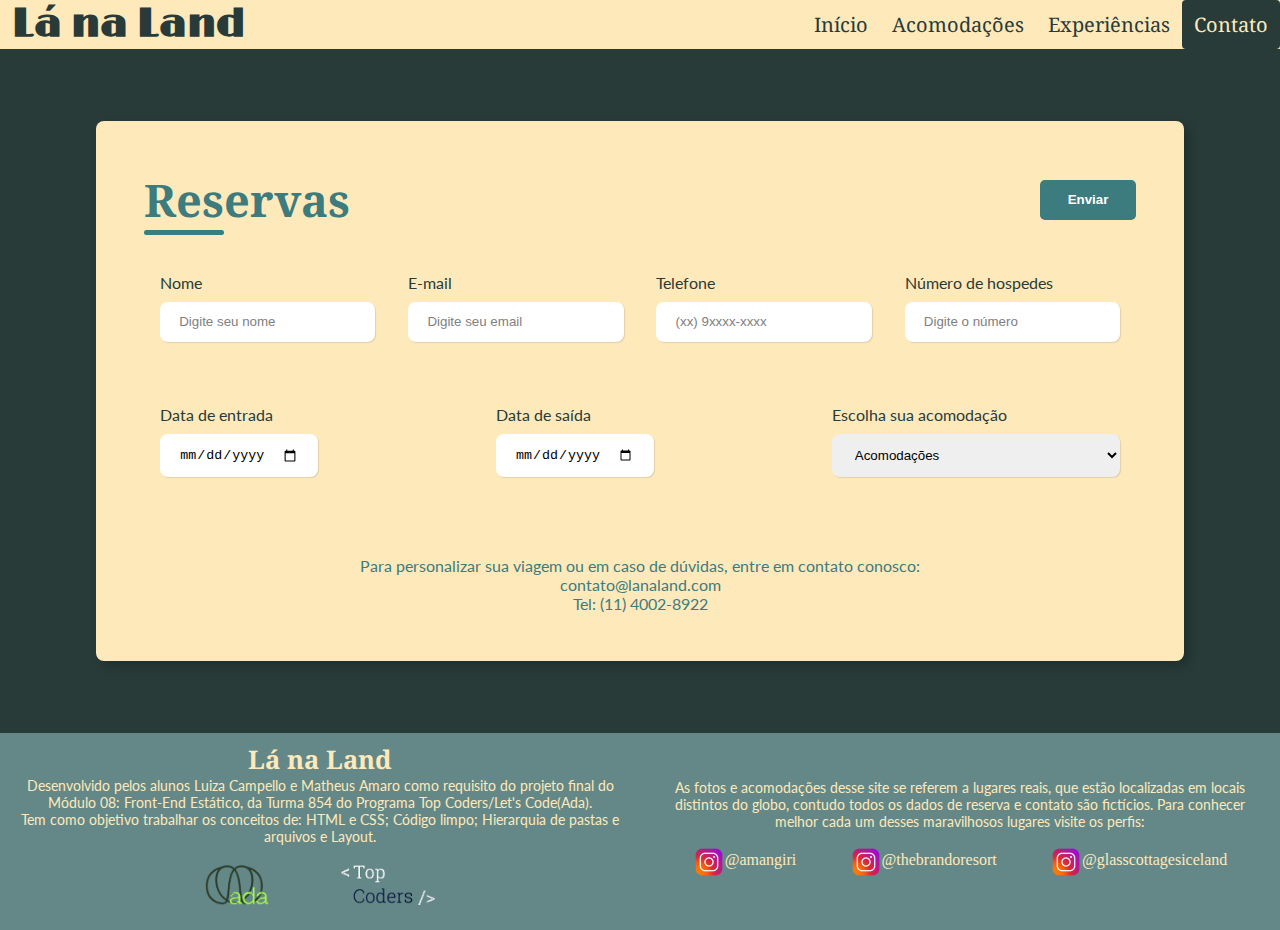
<file: contact.html>
<!DOCTYPE html>
<html lang="pt-br">
<head>
    <meta charset="UTF-8">
    <meta name="viewport" content="width=device-width, initial-scale=1.0">
    <link rel = "icon" type="image/x-icon" href="./img/shared/airplaneIcon.ico" >
    <link rel = "stylesheet" type = "text/css" href = "./css/sharedStyle.css" />
    <link rel = "stylesheet" type = "text/css" href = "./css/headerStyle.css" /> 
    <link rel = "stylesheet" type = "text/css" href = "./css/footerStyle.css" />
    <link rel = "stylesheet" type = "text/css" href = "./css/buttonStyle.css"> 
    <link rel = "stylesheet" type = "text/css" href = "./css/contactStyle.css">      
    <title>Contatos</title>
</head>
<body>
    <header>
        <div class="header">
            <a class="logo" href="./index.html" target="_self" rel="noopener noreferrer">Lá na Land</a>
            <div class="header-right">
              <a href="./index.html">Início</a>
              <a href="./accommodations.html" target="_self" rel="noopener noreferrer">Acomodações</a>
              <a href="./experiences.html" target="_self" rel="noopener noreferrer">Experiências</a>
              <a class="active" href="./contact.html" target="_self" rel="noopener noreferrer">Contato</a>          
        </div>
    </header>

    <main>   
        
        <div class = container>
            <div class = "form">
                <form id = "reservationForm">
                    <div class = "form-header">
                        <div class="Title">
                            <h1>Reservas</h1>
                        </div>
                        <div class="button-box">
                            <button type="submit" class="arrow-button" id="sub" name="send" value="bar">Enviar</button>
                        </div>
                    </div>

                    <div class="input-group">
                        <div class="input-box" id="nome">
                            <label for="name">Nome</label>
                            <input id="name" type="text" name="name" placeholder='Digite seu nome' required><br><br>
                        </div>
                        
                        <div class="input-box" id="email">
                            <label for="email">E-mail</label>
                            <input id="email" type="email" name="email" placeholder='Digite seu email' required><br><br>
                        </div>
                        <div class="input-box" id="telefone">
                            <label for="phone">Telefone</label>
                            <input id="phone" type="tel" name="phone" placeholder='(xx) 9xxxx-xxxx' required><br><br>
                        </div>
                        
                        <div class="input-box" id="nHospedes">
                            <label for="nGuests">Número de hospedes</label>
                            <input id="nGuests" type="number" name="nGuests" min="0" placeholder='Digite o número' oninput="validity.valid||(value='');" required><br><br>
                        </div>

                        <div class="input-box" id="dataEntrada">
                            <label for="data1">Data de entrada</label>
                            <input id="data1" type="date" name="date1"  required><br><br>
                        </div>

                        <div class="input-box" id="dataSaida">
                            <label for="data2">Data de saída</label>
                            <input id="data2" type="date" name="date2" required><br><br>
                        </div>

                        <div class="select-box" id ="acomodacao">
                            <label for="accommodation">Escolha sua acomodação</label>
                            <select id="accommodation" name="accommodation" form="reservationForm">
                                <option value="Default" selected disabled hidden>Acomodações</option>
                                <option value="Personalizada">Personalize minha viagem</option>
                                <option value="Amangiri">Amangiri - Estados Unidos</option>
                                <option value="Brando Hotel">The Brando Hotel - Polinêsia Francesa</option>
                                <option value="Glass Cottage">Glass Cottage - Islândia</option>
                            </select>
                        </div>                        
                    </div>                   

                </form>

                <div class="duvidas">
                    <p>Para personalizar sua viagem ou em caso de dúvidas, entre em contato conosco:</p>                  
                    <p><a href="mailto:contato@lanaland.com" target="_blank">contato@lanaland.com</a></p>
                    <p>Tel: (11) 4002-8922</p>
                </div>
            </div>

            <script src="./js/contactForm.js"></script>

        </div>


    </main>


    <footer>

        <div class = "footer-left">
            <a href="index.html" target="_self"><h1 class="logofooter">Lá na Land</h1></a>
            
            <p class  = "pfooter" >Desenvolvido pelos alunos 
                <a class = "afooter" href = "https://github.com/luizacampello" target="_blank">Luiza Campello</a> e
                <a class = "afooter" href = "https://github.com/MatAmaro" target="_blank">Matheus Amaro</a> 
                como requisito do projeto final do Módulo 08: Front-End Estático, da Turma 854 do Programa Top Coders/Let's Code(Ada).
            </p>
            <p class  = "pfooter">Tem como objetivo trabalhar os conceitos de: HTML e CSS; Código limpo; Hierarquia de pastas e arquivos e Layout. </p>
                
             <ul class="ulfooter" style="width: 50%;">
                <li><a href = "https://letscode.com.br/" target="_blank" style = "margin-right: 5%;"><img src = ".\img\shared\ada.png" style="width: 4em;" ></a></li>
                <li><a href="https://letscode.com.br/processos-seletivos/safra-top-coders" target="_blank"><img src=".\img\shared\TopCodersImage.png" style="width: 6em;"alt="Imagem programa Top Coder's"></a></li>              
            </ul>             
        </div>


        <div class="footer-right">

            <p class = "pfooter" >As fotos e acomodações desse site se referem a lugares reais, que estão localizadas em locais distintos do globo, contudo todos os dados de reserva e contato são fictícios. Para conhecer melhor cada um desses maravilhosos lugares visite os perfis:</p>
                
            <ul class="ulfooter" >
                <li><a class = "afooter" href="https://www.instagram.com/amangiri/" target="_blank"><img class ="imgfooter"src = ".\img\shared\insta.png">@amangiri</a>&emsp;</li>
                <li><a  class = "afooter" href="https://www.instagram.com/thebrandoresort/" target="_blank"><img class ="imgfooter" src = ".\img\shared\insta.png" >@thebrandoresort&emsp;</a></li>
                <li><a class = "afooter" href="https://www.instagram.com/glasscottagesiceland/" target="_blank"><img class ="imgfooter" src = ".\img\shared\insta.png" >@glasscottagesiceland</a></li>
            </ul>
        </div>
     
    </footer>         
        
</body>
</html>
</file>
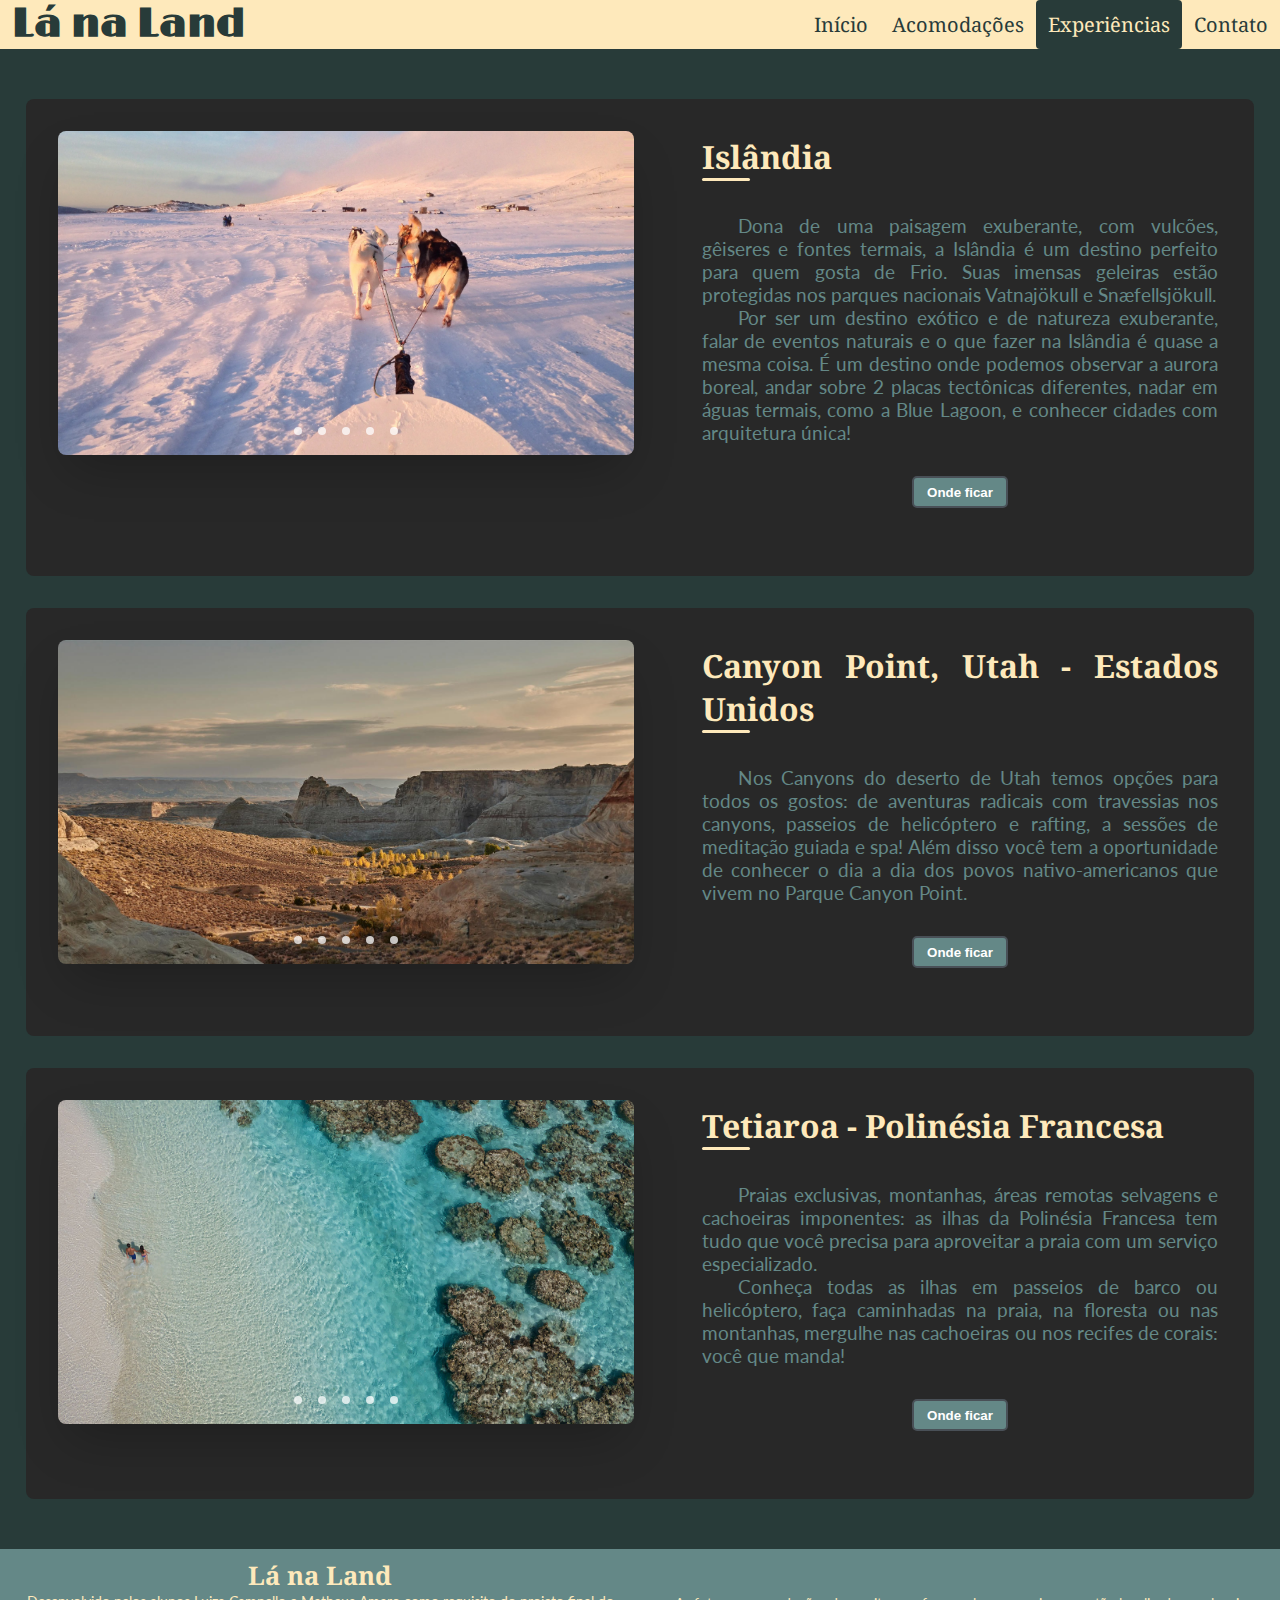
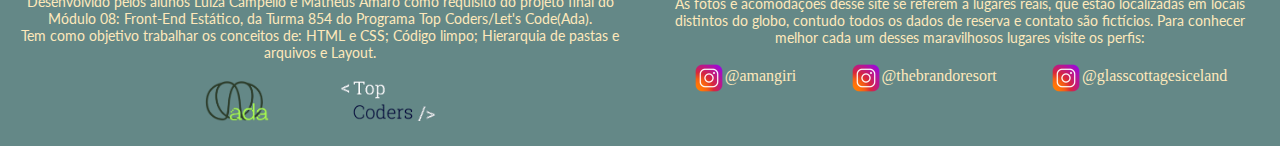
<file: experiences.html>
<!DOCTYPE html>
<html lang="pt-br">
<head>
    <meta charset="UTF-8">
    <meta name="viewport" content="width=device-width, initial-scale=1.0">
    <link rel = "icon" type="image/x-icon" href="./img/shared/airplaneIcon.ico" >
    <link rel = "stylesheet" type = "text/css" href = "./css/sharedStyle.css" />
    <link rel = "stylesheet" type = "text/css" href = "./css/headerStyle.css" /> 
    <link rel = "stylesheet" type = "text/css" href = "./css/footerStyle.css" />
    <link rel = "stylesheet" type = "text/css" href = "./css/experienceStyle.css" />
    <link rel = "stylesheet" type = "text/css" href = "./css/buttonStyle.css" />
    <link rel = "stylesheet" type = "text/css" href = "./css/sliderStyle.css" />

    <title>Experiências</title>
</head>
<body>
    <header>
        <div class="header">
            <a class="logo" href="../index.html" target="_self" rel="noopener noreferrer">Lá na Land</a>
            <div class="header-right">
              <a href="./index.html" target="_self" rel="noopener noreferrer">Início</a>
              <a href="./accommodations.html" target="_self" rel="noopener noreferrer">Acomodações</a>
              <a class="active" href="./experiences.html" target="_self" rel="noopener noreferrer">Experiências</a>
              <a href="./contact.html" target="_self" rel="noopener noreferrer">Contato</a>          
        </div>
    </header>    

    <div class="content">

        <article class = "exp-Box" id="Islandia">
            <div class="imgBox">
                <div class="slider-wrapper">
                    <div class = "slider">                        
                        <img id="isl1" src="./img/experiences/isl1.jpg" />
                        <img id="isl2" src="./img/experiences/isl2.jpg" />                        
                        <img id="isl3" src="./img/experiences/isl3.jpg" />
                        <img id="isl4" src="./img/experiences/isl4.jpg" />
                        <img id="isl5" src="./img/experiences/isl5.jpg" />
                    </div>

                    <div class = "slider-nav">
                        <a href="#isl1"></a>                        
                        <a href="#isl2"></a> 
                        <a href="#isl3"></a>                       
                        <a href="#isl4"></a>
                        <a href="#isl5"></a>
                    </div>
                </div>
            </div>

            <div class="textBox">
                <h1>Islândia</h1>
                <p>
                    Dona de uma paisagem exuberante, com vulcões, gêiseres e fontes termais, a Islândia é um destino perfeito para quem gosta de Frio.
                    Suas imensas geleiras estão protegidas nos parques nacionais Vatnajökull e Snæfellsjökull.  
                </p>
                <p>
                    Por ser um destino exótico e de natureza exuberante, falar de eventos naturais e o que fazer na Islândia é quase a mesma coisa. 
                    É um destino onde podemos observar a aurora boreal, andar sobre 2 placas tectônicas diferentes, nadar em águas termais, como a Blue Lagoon,
                    e conhecer cidades com arquitetura única!  
                </p>

                <div class = "expLinkButton">
                    <a href="./accommodations.html#glass-cottage">
                        <button class="linkButton">Onde ficar</button>
                    </a>
                </div>
            </div>            
        </article>

        <article class = "exp-Box" id="Canyon Point, Utah - Estados Unidos">
            <div class="imgBox">
                <div class="slider-wrapper">
                    <div class = "slider">
                        <img id="aman1" src="./img/experiences/aman1.jpg" />
                        <img id="aman2" src="./img/experiences/aman2.jpg" />
                        <img id="aman3" src="./img/experiences/aman3.jpg" />
                        <img id="aman4" src="./img/experiences/aman4.jpg" />
                        <img id="aman5" src="./img/experiences/aman5.jpg" />
                    </div>

                    <div class = "slider-nav">
                        <a href="#aman1"></a>
                        <a href="#aman2"></a>
                        <a href="#aman3"></a>
                        <a href="#aman4"></a>
                        <a href="#aman5"></a>
                    </div>
                </div>
            </div>

            <div class="textBox">
                <h1>Canyon Point, Utah - Estados Unidos</h1>
                <p> 
                    Nos Canyons do deserto de Utah temos opções para todos os gostos: de aventuras radicais com travessias nos canyons, 
                    passeios de helicóptero e rafting, a sessões de meditação guiada e spa! Além disso você tem a oportunidade de conhecer 
                    o dia a dia dos povos nativo-americanos que vivem no Parque Canyon Point.
                </p>
                <div class = "expLinkButton">
                    <a href="./accommodations.html#amangiri">
                        <button class="linkButton">Onde ficar</button>
                    </a>
                </div>
            </div>            
        </article>

        <article class = "exp-Box" id ="Tetiaroa - Polinésia Francesa">
            <div class="imgBox">
                <div class="slider-wrapper">
                    <div class = "slider">
                        <img id="brando1" src="./img/experiences/brando1.jpg" />
                        <img id="brando2" src="./img/experiences/brando2.jpg" />
                        <img id="brando3" src="./img/experiences/brando3.jpg" />
                        <img id="brando4" src="./img/experiences/brando4.jpg" />
                        <img id="brando5" src="./img/experiences/brando5.jpg" />
                    </div>
                    
                    <div class = "slider-nav">
                        <a href="#brando1"></a>
                        <a href="#brando2"></a>
                        <a href="#brando3"></a>
                        <a href="#brando4"></a>
                        <a href="#brando5"></a>
                    </div>
                </div>
            </div>

            <div class="textBox">
                <h1>Tetiaroa - Polinésia Francesa</h1>
                <p> 
                    Praias exclusivas, montanhas, áreas remotas selvagens e cachoeiras imponentes: as ilhas da Polinésia Francesa tem tudo que você precisa para aproveitar
                    a praia com um serviço especializado. 
                </p>
                <p>
                    Conheça todas as ilhas em passeios de barco ou helicóptero, faça caminhadas na praia, na floresta ou nas montanhas, 
                    mergulhe nas cachoeiras ou nos recifes de corais: você que manda!
                </p>
                <div class = "expLinkButton">
                    <a href="./accommodations.html#thebrando">
                        <button class="linkButton">Onde ficar</button>
                    </a>
                </div>
            </div>            
        </article>

    </div>

    <footer>

        <div class = "footer-left">
            <a href="index.html" target="_self"><h1 class="logofooter">Lá na Land</h1></a>
            
            <p class  = "pfooter" >Desenvolvido pelos alunos 
                <a class = "afooter" href = "https://github.com/luizacampello" target="_blank">Luiza Campello</a> e
                <a class = "afooter" href = "https://github.com/MatAmaro" target="_blank">Matheus Amaro</a> 
                como requisito do projeto final do Módulo 08: Front-End Estático, da Turma 854 do Programa Top Coders/Let's Code(Ada).
            </p>
            <p class  = "pfooter">Tem como objetivo trabalhar os conceitos de: HTML e CSS; Código limpo; Hierarquia de pastas e arquivos e Layout. </p>
                
             <ul class="ulfooter" style="width: 50%;">
                <li><a href = "https://letscode.com.br/" target="_blank" style = "margin-right: 5%;"><img src = ".\img\shared\ada.png" style="width: 4em;" ></a></li>
                <li><a href="https://letscode.com.br/processos-seletivos/safra-top-coders" target="_blank"><img src=".\img\shared\TopCodersImage.png" style="width: 6em;"alt="Imagem programa Top Coder's"></a></li>              
            </ul>             
        </div>


        <div class="footer-right">

            <p class = "pfooter" >As fotos e acomodações desse site se referem a lugares reais, que estão localizadas em locais distintos do globo, contudo todos os dados de reserva e contato são fictícios. Para conhecer melhor cada um desses maravilhosos lugares visite os perfis:</p>
                
            <ul class="ulfooter" >
                <li><a class = "afooter" href="https://www.instagram.com/amangiri/" target="_blank"><img class ="imgfooter"src = ".\img\shared\insta.png">@amangiri</a>&emsp;</li>
                <li><a  class = "afooter" href="https://www.instagram.com/thebrandoresort/" target="_blank"><img class ="imgfooter" src = ".\img\shared\insta.png" >@thebrandoresort&emsp;</a></li>
                <li><a class = "afooter" href="https://www.instagram.com/glasscottagesiceland/" target="_blank"><img class ="imgfooter" src = ".\img\shared\insta.png" >@glasscottagesiceland</a></li>
            </ul>
        </div>
     
    </footer>          
    
</body>
</html>
</file>
<file: css/sharedStyle.css>
@import url('https://fonts.googleapis.com/css?family=Limelight');
@import url('https://fonts.googleapis.com/css2?family=Lato:wght@300&display=swap');
@import url('https://fonts.googleapis.com/css2?family=Noto+Serif&display=swap');

*{
  margin: 0%;
  padding: 0%;
  box-sizing: border-box;
}

body{
  background-color:#283B39 ;
  height: 100vh;
  display: flex;
  flex-direction: column;
}

h1{
    font-family: 'Noto Serif', serif;
    text-align: center;
    color: #FEE9BB;
}

h2{
    font-family: 'Noto Serif', serif;
    color: #FEE9BB;
}

h3{
    font-family: 'Noto Serif', serif;
    color: #FEE9BB;
}

p{
    font-family: 'Lato', sans-serif;
    color: #648887;
    font-size: 1.2rem;
}

.main{
    flex: 1;
}

.content{
    margin-top: 2vh;
    margin-bottom: 2vh;
    margin-left: 2vw;
    margin-right: 2vw;
    flex: 1;
}

a{
    text-decoration: none;
}

@media screen and (max-width: 500px) {
    .content{
        margin-top: 1vh;
        margin-bottom: 1vh;
        margin-left: 1vh;
        margin-right: 1vh;
        flex: 1;
    }
}
</file>
<file: css/headerStyle.css>
.header {
    overflow: hidden;
    background-color: #FEE9BB;
    border: none;
    width: 100%;
  }
  
  .header a {
    float: left;
    font-family: 'Noto Serif', serif;
    background-color: #FEE9BB;
    color: #283B39;
    text-align: center;
    padding: 12px;
    text-decoration: none;
    font-size: clamp(0.5rem, 0.5rem + 10vw, 1.25rem);
    line-height: 25px;
    border-radius: 4px;
  }
    
  .header a.logo {
    font-family: 'Limelight', cursive;
    font-size: clamp(1.0rem, 1rem + 20vw, 2.5rem);
    font-weight: bold;
  }
  
  .header-right a:hover {
    background-color: #FEE9BB;
    color: #283B39;
  }
  
  .header a.active {
    background-color: #283B39;
    color: #FEE9BB;
  }
  
  .header-right {
    float: right;
  }
  
  @media screen and (max-width: 500px) {
    .header a {
      float: none;
      display: block;
      text-align: left;
    }
    .header-right {
      float: none;
    }
  }
</file>
<file: css/footerStyle.css>
footer{
  background-color: #648887;
  margin:0;
  display: flex;
  align-items: center;
  justify-content: space-around;
  text-align: center;
}

.footer-left{  
  display: flex;
  width:40em;
  flex-direction: column;
  align-items: center;
  align-content: stretch;
  text-align: center;
  padding-top: 1vh;
  padding-left: 2vh;
  padding-right: 2vh;
}

.footer-right{
  display: flex;
  width: 40rem;
  flex-direction: column;
  align-content: center;
  text-align: center;
  align-content: stretch;
  padding-top: 1vh;
  padding-left: 2vh;
  padding-right: 2vh;
}

.pfooter{
  font-size: 0.9rem;    
  font-family: 'Lato', sans-serif;
  color: #FEE9BB;
  text-align: center;
}

.afooter{
  text-decoration: none;
  color: #FEE9BB;
}

.logofooter{
  font-size: clamp(1.0rem, 0.5rem + 16vw, 1.6rem);
  font-weight: bold;
}

.ulfooter{
  display: flex;
  list-style: none;
  margin: 1em;
  align-items: center;
  justify-content: space-around;
  color: #FEE9BB; 
}

.imgfooter{
  width: 2em; 
  vertical-align:middle;
}

@media screen and (max-width: 640px) {
  
  footer{
    flex-direction: column;   
  }
  .footer-left {
    width: 80%;
    margin-left: auto;
    margin-right: auto;
  }

  .ulfooter{
    flex-direction: column;
    margin-left: auto;
    margin-right: auto;   
  }

  .footer-right {
    width: 80%;
    margin-left: auto;
    margin-right: auto;   
  }
}
</file>
<file: css/buttonStyle.css>
.linkButton {
  min-width: 6rem;
  height: 2rem;
  color: #fff;
  padding: 5px 10px;
  font-weight: bold;
  cursor: pointer;
  transition: all 0.3s ease;
  position: relative;
  display: inline-block;
  outline: none;
  border-radius: 5px;
  border: 2px solid #495057;
  background: #648887;
  }

  .linkButton:hover {
    background: #fff;
    color: #648887;
  }

.arrow-button {
  min-width: 6rem;
  height: 2.5rem;
  color: #fff;
  padding: 5px 10px;
  font-weight: bold;
  cursor: pointer;
  transition: all 0.3s ease;
  position: relative;
  display: inline-block;
  outline: none;
  overflow: hidden;
  border-radius: 5px;
  border: none;
  background-color: #3c7c7e;
  }

  .arrow-button :after{
    color: #fff;
    min-width: 130px;
    height: 40px;
  }

  .arrow-button:hover {
    border-radius: 5px;
    padding-right: 24px;
    padding-left: 8px;
  }

  .arrow-button:hover:after{
    opacity: 1;
    right: 10px;
  }

  .arrow-button:after{
    content: "\00BB";
    position: absolute;
    opacity: 0;
    font-size: 20px;
    line-height: 40px;
    top: 0;
    right: -20px;
    transition: 0.4s;
  }
</file>
<file: css/contactStyle.css>
.container{
    width: 100%;
    height: auto;
    display: flex;
    align-items: center;
    margin-top: 8vh;
    margin-bottom: 8vh;
}

.form{
    width: 85%;
    display: flex;
    justify-content: center;
    align-items: center;
    flex-direction: column;
    background-color: #fee9bb;
    padding: 3rem;
    border-radius: 0.5rem;
    margin-left: auto;
    margin-right: auto;
    box-shadow: 5px 5px 10px rgba(0, 0, 0, .212);
}

.form-header {
    width: auto;
    margin-bottom: 3vh;
    display: flex;
    justify-content: space-between;
}

.form-header h1 {
    font-size: 5vh;
    color:#3c7c7e;
}

.button-box{
    display: flex;
    align-items: center;   
}

.form-header h1::after {
    content: "";
    display: block;
    width: 5rem;
    height: 0.3rem;
    background-color: #3c7c7e;
    margin: 0 auto;
    position: absolute;
    border-radius: 0.5rem;
}

.input-group{
    display: flex;
    flex-wrap: wrap;
    justify-content: space-between;
    padding: 1rem;
}

.input-box, .select-box{
    display: flex;
    flex-direction: column;
    margin-bottom: 1.1rem;
}

.input-box input, .select-box select{
    margin: 0.6rem 0;
    padding: 0.8rem 1.2rem;
    border: none;
    border-radius: 0.5rem;
    box-shadow: 1px 1px 1px #0000001c;
}

.input-box input:hover, .select-box select:hover{
    background-color:#eeeeee75 ;
}

.input-box input:focus-visible, .select-box select:focus-visible{
    outline: 2px solid #3c7c7e;
}

.input-box label, .accomodation-title h4, .select-box label{
    font-size: 1rem;
    color: #283b39;
    font-family: "Lato";
}

.input-box input::placeholder{
    color: gray;
}

.accomodation-group{
    display: flex;
    justify-content: space-between;
    margin-top: 0.7rem;
}

.duvidas p{
    color:#3c7c7e;
    text-align: center;
    font-size: 1em;
}
.duvidas p a{
    text-decoration: none;
    color: inherit;
}

@media screen and (min-width: 1472px){
 .input-group{
    margin-right: 7rem;
 }
}

@media screen and (max-width: 400px){
    .form{
        width: 90vw;
    }

    .input-box input, .select-box select {
        width: 75vw;
    }

    .form-header h1 {
        width: 6vw;
    }
}
</file>
<file: css/experienceStyle.css>
.exp-Box{
    background-color: #282828;
    border-radius: 0.5rem;
    margin-top: 2rem;
    margin-bottom: 2rem;
}

.textBox{
    display: flex;
    flex-direction: column;
    padding:4vh;
    }

    .textBox p{
        text-align: justify;
        text-justify: inter-word;
        text-indent: 4vh;
    }

    .textBox h1{
        text-align: justify;
        padding-bottom: 4vh;
    }

    .textBox h1::after{
        content: "";
        display: block;
        width: 3rem;
        height: 0.2rem;
        background-color: #FEE9BB;
        margin: 0 auto;
        position: absolute;
        border-radius: 10px;
    }

.imgBox{
    padding:2rem;
}

.expLinkButton{
    display:flex;
    padding: 2rem;
    justify-content: center;
}

@media (min-width: 1000px) {
    .exp-Box{
        display: flex;
    }
  }
</file>
<file: css/sliderStyle.css>
.slider-wrapper{
    position:relative;
    max-width: 36rem;
    margin: 0 auto;
}

.slider{
    display:flex;
    aspect-ratio: 16 / 9;
    overflow-x: auto;
    scroll-snap-type: x mandatory;
    scroll-behavior: smooth;
    box-shadow: 0 1.5rem 3rem -0.75rem hsla(0, 0%, 0%, 0.25);
    border-radius: 0.5rem;
}

.slider::-webkit-scrollbar {
    display: none;
}

.slider img{
    flex: 1 0 100%;
    scroll-snap-align: start;
    object-fit: cover;
}

.slider-nav{
    display: flex;
    column-gap: 1rem;
    position: absolute;
    bottom: 1.25rem;
    left:50%;
    transform: translateX(-50%);
    z-index: 1;
    }

    .slider-nav a{
        width:0.5rem;
        height: 0.5rem;
        border-radius:50%;
        background-color: #fff;
        opacity:0.75;
        transition: opacity ease 250ms;
    }

    .slider-nav a:hover{
        opacity:1;
    }
</file>
